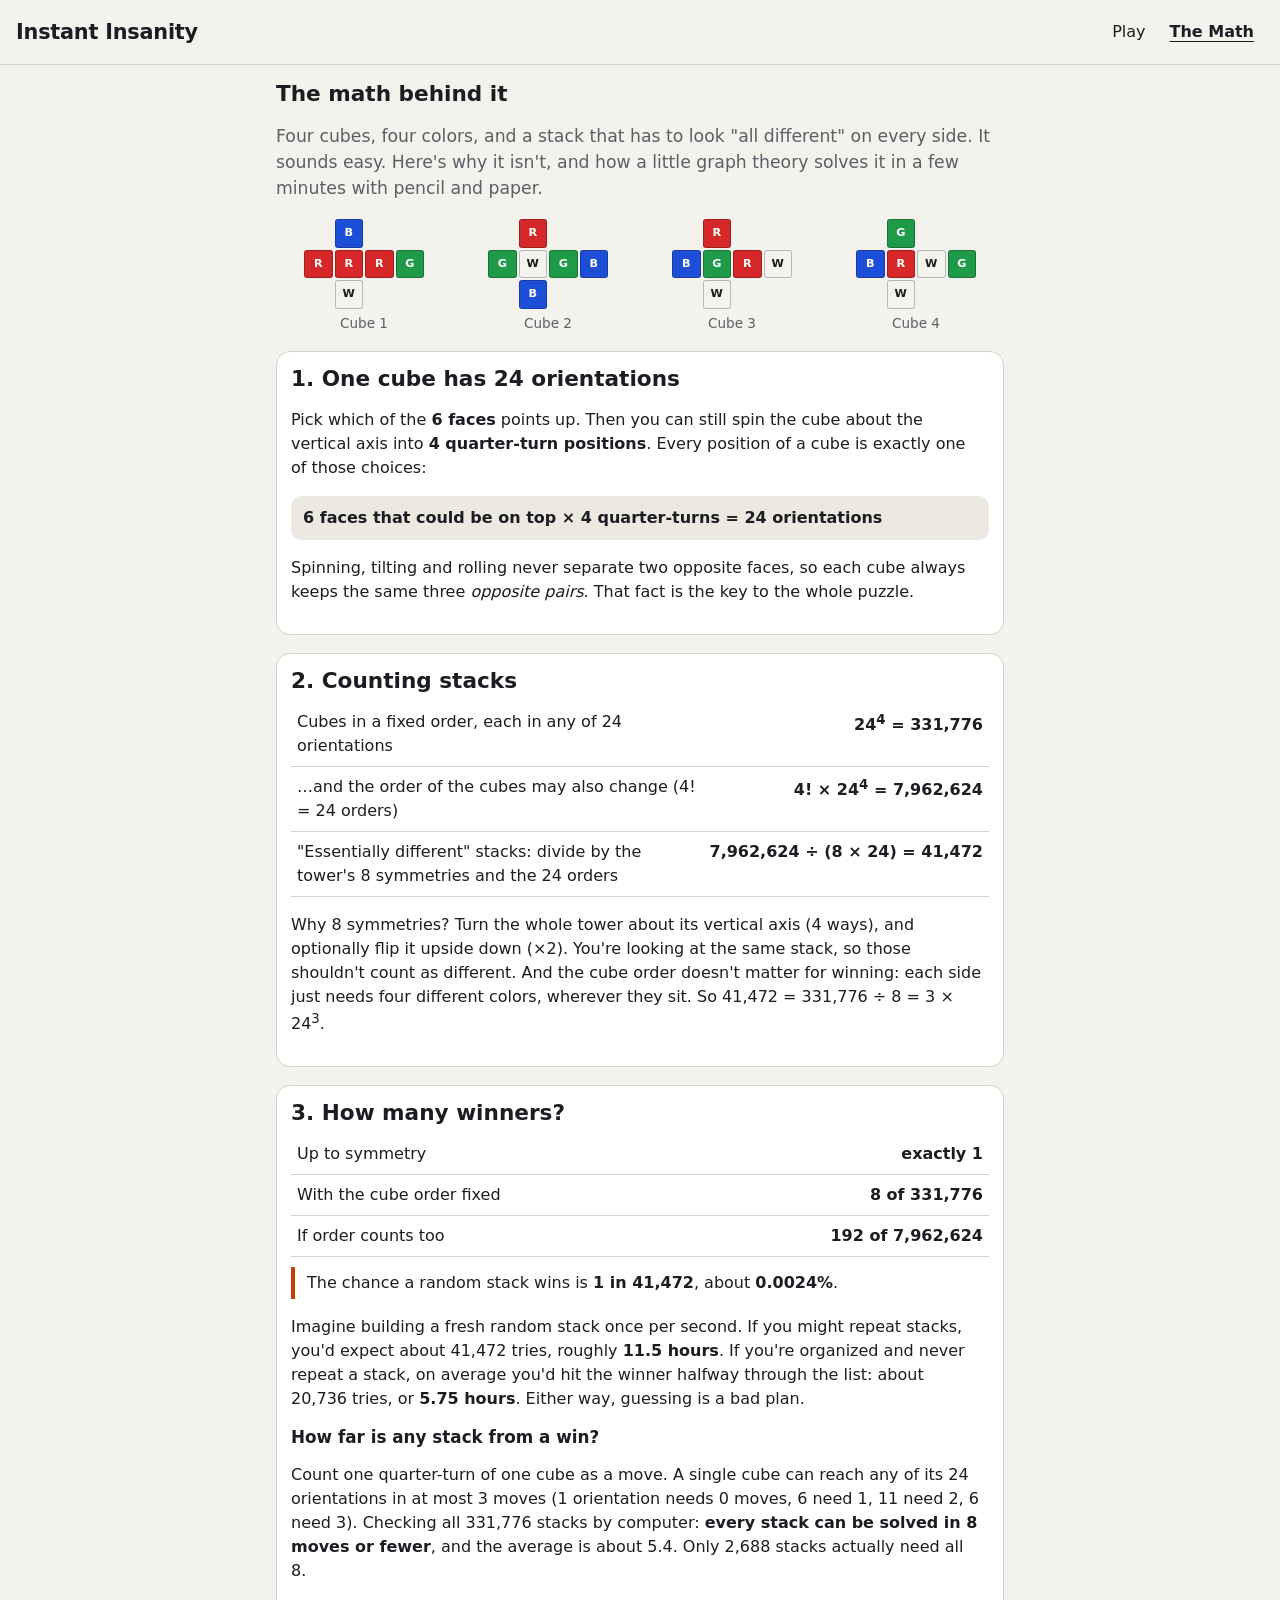
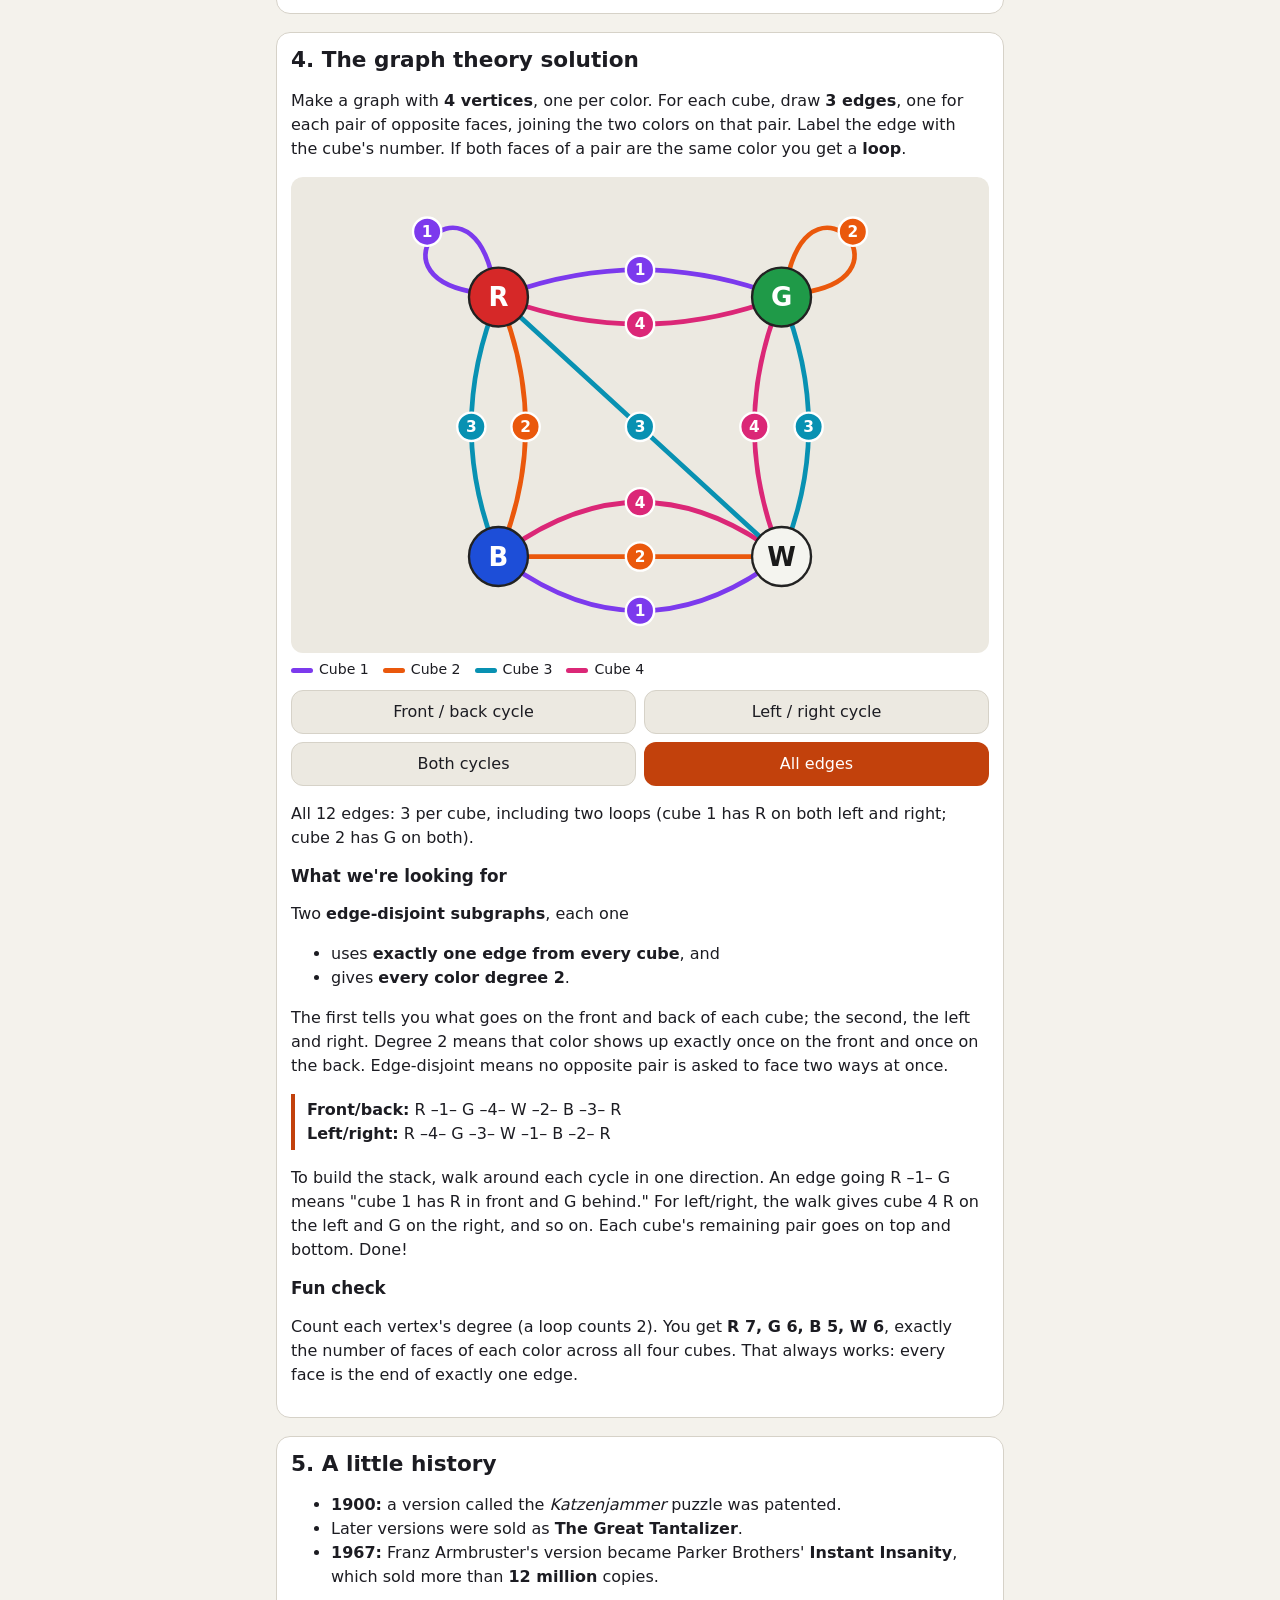
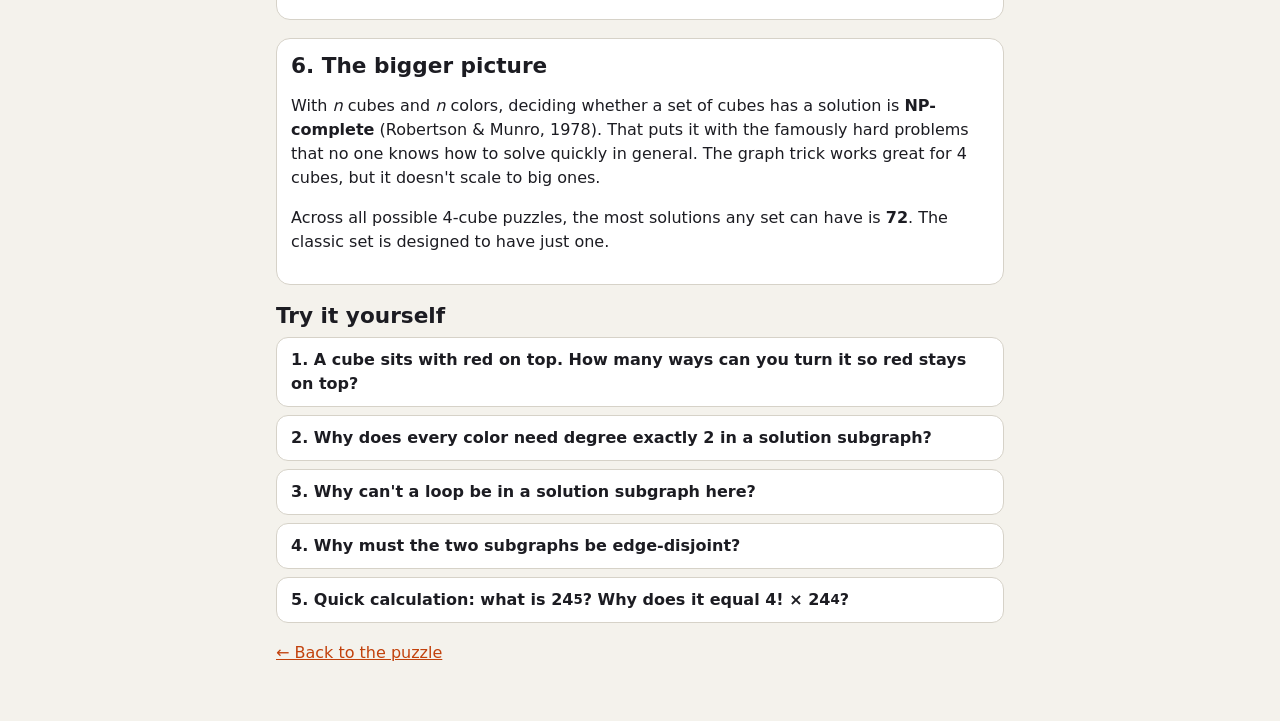
<file: math.html>
<!doctype html>
<html lang="en">
<head>
  <meta charset="utf-8">
  <meta name="viewport" content="width=device-width, initial-scale=1, viewport-fit=cover">
  <meta name="description" content="The counting and graph theory behind the Instant Insanity puzzle, for high-school students.">
  <meta name="theme-color" content="#14151b">
  <title>The Math Behind It</title>
  <link rel="stylesheet" href="style.css">
</head>
<body>
  <header class="topbar">
    <h1>Instant Insanity</h1>
    <nav aria-label="Pages">
      <a href="index.html">Play</a>
      <a href="math.html" aria-current="page">The Math</a>
    </nav>
  </header>

  <main class="article">
    <section>
      <h2>The math behind it</h2>
      <p class="lead">Four cubes, four colors, and a stack that has to look "all different" on every side.
        It sounds easy. Here's why it isn't, and how a little graph theory solves it in a few minutes with pencil and paper.</p>
      <div class="cube-strip" id="nets" aria-label="Flat nets of the four cubes"></div>
    </section>

    <section class="card">
      <h2>1. One cube has 24 orientations</h2>
      <p>Pick which of the <strong>6 faces</strong> points up. Then you can still spin the cube about the vertical axis
        into <strong>4 quarter-turn positions</strong>. Every position of a cube is exactly one of those choices:</p>
      <span class="eq">6 faces that could be on top × 4 quarter-turns = 24 orientations</span>
      <p>Spinning, tilting and rolling never separate two opposite faces, so each cube always keeps the same three
        <em>opposite pairs</em>. That fact is the key to the whole puzzle.</p>
    </section>

    <section class="card">
      <h2>2. Counting stacks</h2>
      <div class="table-wrap">
        <table class="num-table">
          <tbody>
            <tr><td>Cubes in a fixed order, each in any of 24 orientations</td><td class="n">24<sup>4</sup> = 331,776</td></tr>
            <tr><td>…and the order of the cubes may also change (4! = 24 orders)</td><td class="n">4! × 24<sup>4</sup> = 7,962,624</td></tr>
            <tr><td>"Essentially different" stacks: divide by the tower's 8 symmetries and the 24 orders</td><td class="n">7,962,624 ÷ (8 × 24) = 41,472</td></tr>
          </tbody>
        </table>
      </div>
      <p>Why 8 symmetries? Turn the whole tower about its vertical axis (4 ways), and optionally flip it upside down (×2).
        You're looking at the same stack, so those shouldn't count as different. And the cube order doesn't matter for
        winning: each side just needs four different colors, wherever they sit. So 41,472 = 331,776 ÷ 8 = 3 × 24<sup>3</sup>.</p>
    </section>

    <section class="card">
      <h2>3. How many winners?</h2>
      <div class="table-wrap">
        <table class="num-table">
          <tbody>
            <tr><td>Up to symmetry</td><td class="n">exactly 1</td></tr>
            <tr><td>With the cube order fixed</td><td class="n">8 of 331,776</td></tr>
            <tr><td>If order counts too</td><td class="n">192 of 7,962,624</td></tr>
          </tbody>
        </table>
      </div>
      <p class="fact">The chance a random stack wins is <strong>1 in 41,472</strong>, about <strong>0.0024%</strong>.</p>
      <p>Imagine building a fresh random stack once per second. If you might repeat stacks, you'd expect about
        41,472 tries, roughly <strong>11.5 hours</strong>. If you're organized and never repeat a stack, on average you'd hit
        the winner halfway through the list: about 20,736 tries, or <strong>5.75 hours</strong>. Either way, guessing is a bad plan.</p>
      <h3>How far is any stack from a win?</h3>
      <p>Count one quarter-turn of one cube as a move. A single cube can reach any of its 24 orientations in at most
        3 moves (1 orientation needs 0 moves, 6 need 1, 11 need 2, 6 need 3). Checking all 331,776 stacks by computer:
        <strong>every stack can be solved in 8 moves or fewer</strong>, and the average is about 5.4. Only 2,688 stacks
        actually need all 8.</p>
    </section>

    <section class="card">
      <h2>4. The graph theory solution</h2>
      <p>Make a graph with <strong>4 vertices</strong>, one per color. For each cube, draw <strong>3 edges</strong>, one for each
        pair of opposite faces, joining the two colors on that pair. Label the edge with the cube's number.
        If both faces of a pair are the same color you get a <strong>loop</strong>.</p>
      <div class="graph-wrap" id="graph-wrap">
        <svg id="graph" viewBox="0 0 420 390" role="img" aria-labelledby="graph-desc">
          <desc id="graph-desc">Graph with vertices R, G, W, B at the corners of a square. Twelve edges, three per cube, colored by cube number.</desc>
        </svg>
      </div>
      <ul class="legend" id="legend"></ul>
      <div class="graph-buttons" role="group" aria-label="Highlight solution cycles">
        <button type="button" data-show="fb" aria-pressed="false">Front / back cycle</button>
        <button type="button" data-show="lr" aria-pressed="false">Left / right cycle</button>
        <button type="button" data-show="both" aria-pressed="false">Both cycles</button>
        <button type="button" data-show="none" aria-pressed="true">All edges</button>
      </div>
      <p id="graph-caption" aria-live="polite"></p>

      <h3>What we're looking for</h3>
      <p>Two <strong>edge-disjoint subgraphs</strong>, each one</p>
      <ul>
        <li>uses <strong>exactly one edge from every cube</strong>, and</li>
        <li>gives <strong>every color degree 2</strong>.</li>
      </ul>
      <p>The first tells you what goes on the front and back of each cube; the second, the left and right.
        Degree 2 means that color shows up exactly once on the front and once on the back. Edge-disjoint means
        no opposite pair is asked to face two ways at once.</p>
      <p class="fact"><strong>Front/back:</strong> R –1– G –4– W –2– B –3– R<br>
        <strong>Left/right:</strong> R –4– G –3– W –1– B –2– R</p>
      <p>To build the stack, walk around each cycle in one direction. An edge going R –1– G means "cube 1 has R
        in front and G behind." For left/right, the walk gives cube 4 R on the left and G on the right, and so on.
        Each cube's remaining pair goes on top and bottom. Done!</p>

      <h3>Fun check</h3>
      <p>Count each vertex's degree (a loop counts 2). You get <strong>R 7, G 6, B 5, W 6</strong>, exactly the number of faces of
        each color across all four cubes. That always works: every face is the end of exactly one edge.</p>
    </section>

    <section class="card">
      <h2>5. A little history</h2>
      <ul>
        <li><strong>1900:</strong> a version called the <em>Katzenjammer</em> puzzle was patented.</li>
        <li>Later versions were sold as <strong>The Great Tantalizer</strong>.</li>
        <li><strong>1967:</strong> Franz Armbruster's version became Parker Brothers' <strong>Instant Insanity</strong>, which sold
          more than <strong>12 million</strong> copies.</li>
      </ul>
    </section>

    <section class="card">
      <h2>6. The bigger picture</h2>
      <p>With <em>n</em> cubes and <em>n</em> colors, deciding whether a set of cubes has a solution is
        <strong>NP-complete</strong> (Robertson &amp; Munro, 1978). That puts it with the famously hard problems that no one
        knows how to solve quickly in general. The graph trick works great for 4 cubes, but it doesn't scale to big ones.</p>
      <p>Across all possible 4-cube puzzles, the most solutions any set can have is <strong>72</strong>. The classic set
        is designed to have just one.</p>
    </section>

    <section class="quiz">
      <h2>Try it yourself</h2>
      <details>
        <summary>1. A cube sits with red on top. How many ways can you turn it so red stays on top?</summary>
        <p>4: the four quarter-turns about the vertical axis. Do that for each of the 6 faces and you get 6 × 4 = 24.</p>
      </details>
      <details>
        <summary>2. Why does every color need degree exactly 2 in a solution subgraph?</summary>
        <p>The front/back subgraph has one edge per cube, so it describes 4 front faces and 4 back faces. Each color must
          appear once on the front and once on the back: 2 edge-ends per color.</p>
      </details>
      <details>
        <summary>3. Why can't a loop be in a solution subgraph here?</summary>
        <p>A loop already gives its color degree 2, so the other three cubes would have to form a triangle on the other
          three colors. Cube 1's R–R loop would need edges G–B, B–W and W–G, but no cube has a G–B pair. Cube 2's G–G
          loop would need R–B, B–W and R–W from cubes 1, 3 and 4. Cube 1 can only give B–W, and then cube 4 can only give
          B–W too. Both are dead ends.</p>
      </details>
      <details>
        <summary>4. Why must the two subgraphs be edge-disjoint?</summary>
        <p>Each edge is one opposite pair of one cube. That pair can face front/back <em>or</em> left/right, but not both at once.</p>
      </details>
      <details>
        <summary>5. Quick calculation: what is 24<sup>5</sup>? Why does it equal 4! × 24<sup>4</sup>?</summary>
        <p>24<sup>5</sup> = 7,962,624. It matches because 4! = 24, so 4! × 24<sup>4</sup> = 24 × 24<sup>4</sup>.</p>
      </details>
    </section>

    <p><a href="index.html">← Back to the puzzle</a></p>
  </main>

  <script>
  (function () {
    'use strict';
    var HEX = { R: '#d62828', G: '#1f9a48', B: '#1d4ed8', W: '#f4f4ef' };
    var CUBE_COLORS = ['#7c3aed', '#ea580c', '#0891b2', '#db2777'];
    // Faces: top, bottom, left, right, front, back
    var CUBES = [
      ['B', 'W', 'R', 'R', 'R', 'G'],
      ['R', 'B', 'G', 'G', 'W', 'B'],
      ['R', 'W', 'B', 'R', 'G', 'W'],
      ['G', 'W', 'B', 'W', 'R', 'G']
    ];

    // Flat nets
    var nets = document.getElementById('nets');
    CUBES.forEach(function (f, i) {
      var layout = [null, 0, null, null, 2, 4, 3, 5, null, 1, null, null];
      var fig = document.createElement('figure');
      fig.style.margin = '0';
      var net = document.createElement('div');
      net.className = 'net';
      layout.forEach(function (k) {
        var s = document.createElement('span');
        if (k == null) s.className = 'blank';
        else { s.className = 'c-' + f[k]; s.textContent = f[k]; }
        net.appendChild(s);
      });
      fig.appendChild(net);
      var cap = document.createElement('figcaption');
      cap.textContent = 'Cube ' + (i + 1);
      fig.appendChild(cap);
      fig.setAttribute('aria-label', 'Cube ' + (i + 1) + ': top ' + f[0] + ', bottom ' + f[1] + ', left ' + f[2] +
        ', right ' + f[3] + ', front ' + f[4] + ', back ' + f[5]);
      nets.appendChild(fig);
    });

    // Graph: one edge per opposite pair. sol = which solution cycle uses it.
    var P = { R: [90, 95], G: [330, 95], W: [330, 315], B: [90, 315] };
    var EDGES = [];
    var SOL = { '1:GR': 'fb', '4:GW': 'fb', '2:BW': 'fb', '3:BR': 'fb',
                '4:GR': 'lr', '3:GW': 'lr', '1:BW': 'lr', '2:BR': 'lr' };
    CUBES.forEach(function (f, i) {
      [[0, 1], [2, 3], [4, 5]].forEach(function (pr) {
        var a = f[pr[0]], b = f[pr[1]];
        var key = (i + 1) + ':' + [a, b].sort().join('');
        EDGES.push({ cube: i + 1, a: a, b: b, sol: SOL[key] || null });
      });
    });

    var svg = document.getElementById('graph');
    var NS = 'http://www.w3.org/2000/svg';
    function el(name, attrs, parent) {
      var e = document.createElementNS(NS, name);
      for (var k in attrs) e.setAttribute(k, attrs[k]);
      (parent || svg).appendChild(e);
      return e;
    }
    var ORDER = 'RGWB';
    var groups = {};
    EDGES.forEach(function (e) {
      if (e.a === e.b) return;
      var k = [e.a, e.b].sort(function (x, y) { return ORDER.indexOf(x) - ORDER.indexOf(y); }).join('');
      (groups[k] = groups[k] || []).push(e);
    });
    var edgeLayer = el('g', {});
    function label(x, y, e, g) {
      el('circle', { cx: x, cy: y, r: 12, fill: CUBE_COLORS[e.cube - 1], stroke: '#fff', 'stroke-width': 2 }, g);
      var t = el('text', { x: x, y: y + 4.5, 'text-anchor': 'middle', 'class': 'svg-label' }, g);
      t.textContent = e.cube;
    }
    function groupFor(e) {
      return el('g', { 'class': 'edge-group' + (e.sol ? ' ' + e.sol : '') }, edgeLayer);
    }
    Object.keys(groups).forEach(function (k) {
      var list = groups[k], A = P[k[0]], Bp = P[k[1]];
      var mx = (A[0] + Bp[0]) / 2, my = (A[1] + Bp[1]) / 2;
      var dx = Bp[0] - A[0], dy = Bp[1] - A[1], len = Math.hypot(dx, dy);
      var nx = -dy / len, ny = dx / len;
      list.forEach(function (e, i) {
        var off = (i - (list.length - 1) / 2) * 46;
        var g = groupFor(e);
        el('path', { d: 'M' + A[0] + ',' + A[1] + ' Q' + (mx + nx * off * 2) + ',' + (my + ny * off * 2) + ' ' + Bp[0] + ',' + Bp[1],
          stroke: CUBE_COLORS[e.cube - 1], 'class': 'svg-edge' }, g);
        label(mx + nx * off, my + ny * off, e, g);
      });
    });
    // Loops point away from the center of the picture.
    EDGES.filter(function (e) { return e.a === e.b; }).forEach(function (e) {
      var v = P[e.a], cx = 210, cy = 205;
      var ang = Math.atan2(v[1] - cy, v[0] - cx), spread = 0.55;
      function at(a, r) { return [v[0] + Math.cos(a) * r, v[1] + Math.sin(a) * r]; }
      var s = at(ang + spread, 24), t = at(ang - spread, 24), c1 = at(ang + spread, 110), c2 = at(ang - spread, 110);
      var g = groupFor(e);
      el('path', { d: 'M' + s + ' C' + c1 + ' ' + c2 + ' ' + t, stroke: CUBE_COLORS[e.cube - 1], 'class': 'svg-edge' }, g);
      var L = at(ang, 82);
      label(L[0], L[1], e, g);
    });
    Object.keys(P).forEach(function (c) {
      el('circle', { cx: P[c][0], cy: P[c][1], r: 25, fill: HEX[c], stroke: '#222', 'stroke-width': 2 });
      var t = el('text', { x: P[c][0], y: P[c][1] + 8, 'text-anchor': 'middle', 'class': 'svg-vertex-text',
        fill: c === 'W' ? '#1a1a1a' : '#fff' });
      t.textContent = c;
    });

    var legend = document.getElementById('legend');
    CUBE_COLORS.forEach(function (col, i) {
      var li = document.createElement('li');
      li.innerHTML = '<i style="background:' + col + '"></i>Cube ' + (i + 1);
      legend.appendChild(li);
    });

    var wrap = document.getElementById('graph-wrap');
    var caption = document.getElementById('graph-caption');
    var CAPTIONS = {
      none: 'All 12 edges: 3 per cube, including two loops (cube 1 has R on both left and right; cube 2 has G on both).',
      fb: 'Front/back: R–1–G–4–W–2–B–3–R. One edge per cube, every color has degree 2.',
      lr: 'Left/right (dashed): R–4–G–3–W–1–B–2–R. It shares no edge with the front/back cycle.',
      both: 'Both cycles together use 8 of the 12 edges, two per cube. Each cube\'s leftover edge is its top/bottom pair.'
    };
    function show(mode) {
      wrap.classList.toggle('dim', mode !== 'none');
      Array.prototype.forEach.call(edgeLayer.children, function (g) {
        var on = mode === 'both' ? (g.classList.contains('fb') || g.classList.contains('lr')) : g.classList.contains(mode);
        g.classList.toggle('on', on);
      });
      document.querySelectorAll('[data-show]').forEach(function (b) {
        b.setAttribute('aria-pressed', String(b.dataset.show === mode));
      });
      caption.textContent = CAPTIONS[mode];
    }
    document.querySelectorAll('[data-show]').forEach(function (b) {
      b.addEventListener('click', function () { show(b.dataset.show); });
    });
    show('none');
  })();
  </script>
</body>
</html>
</file>
<file: style.css>
:root {
  --bg: #f4f2ec;
  --surface: #ffffff;
  --surface-2: #ece9e1;
  --text: #1c1c22;
  --muted: #5e5d66;
  --line: #d6d2c8;
  --accent: #c2410c;
  --accent-text: #ffffff;
  --focus: #2563eb;
  --ok: #15803d;
  --bad: #dc2626;
  --sel: #f5b400;
  --c-R: #d62828;
  --c-G: #1f9a48;
  --c-B: #1d4ed8;
  --c-W: #f4f4ef;
  --scene-bg: radial-gradient(ellipse at 50% 35%, #ffffff 0%, #e6e2d8 75%);
  --radius: 14px;
  color-scheme: light;
}
@media (prefers-color-scheme: dark) {
  :root:not([data-theme="light"]) {
    --bg: #111217;
    --surface: #1b1c23;
    --surface-2: #262833;
    --text: #ecebf2;
    --muted: #a3a2ad;
    --line: #34363f;
    --accent: #f97316;
    --accent-text: #1a0d02;
    --focus: #60a5fa;
    --ok: #4ade80;
    --bad: #f87171;
    --scene-bg: radial-gradient(ellipse at 50% 35%, #2a2c38 0%, #121318 75%);
    color-scheme: dark;
  }
}
:root[data-theme="dark"] {
  --bg: #111217;
  --surface: #1b1c23;
  --surface-2: #262833;
  --text: #ecebf2;
  --muted: #a3a2ad;
  --line: #34363f;
  --accent: #f97316;
  --accent-text: #1a0d02;
  --focus: #60a5fa;
  --ok: #4ade80;
  --bad: #f87171;
  --scene-bg: radial-gradient(ellipse at 50% 35%, #2a2c38 0%, #121318 75%);
  color-scheme: dark;
}

*, *::before, *::after { box-sizing: border-box; }
html { -webkit-text-size-adjust: 100%; }
body {
  margin: 0;
  background: var(--bg);
  color: var(--text);
  font: 16px/1.5 system-ui, -apple-system, "Segoe UI", Roboto, sans-serif;
  overflow-x: hidden;
  padding: env(safe-area-inset-top) env(safe-area-inset-right) env(safe-area-inset-bottom) env(safe-area-inset-left);
}
h1, h2, h3 { line-height: 1.2; margin: 0; }
a { color: var(--accent); }
:focus-visible { outline: 3px solid var(--focus); outline-offset: 2px; }
.sr-only {
  position: absolute; width: 1px; height: 1px; padding: 0; margin: -1px;
  overflow: hidden; clip: rect(0 0 0 0); white-space: nowrap; border: 0;
}
.skip { position: absolute; left: -999px; top: 8px; z-index: 10; background: var(--surface); padding: 8px 12px; }
.skip:focus { left: 16px; }

/* ---------- buttons ---------- */
button {
  font: inherit;
  min-height: 44px;
  min-width: 44px;
  border-radius: 12px;
  border: 1px solid var(--line);
  background: var(--surface-2);
  color: var(--text);
  padding: 8px 12px;
  cursor: pointer;
  touch-action: manipulation;
  -webkit-tap-highlight-color: transparent;
}
button:active:not(:disabled) { transform: scale(0.97); }
button:disabled { opacity: 0.4; cursor: not-allowed; }
button.primary { background: var(--accent); color: var(--accent-text); border-color: transparent; font-weight: 650; }
button.ghost { background: transparent; }
button.link { background: none; border: none; color: var(--accent); text-decoration: underline; padding: 0 4px; }

/* ---------- top bar ---------- */
.topbar {
  display: flex; flex-wrap: wrap; align-items: center; justify-content: space-between; gap: 8px;
  padding: 10px 16px;
  border-bottom: 1px solid var(--line);
}
.topbar h1 { font-size: 1.3rem; letter-spacing: -0.01em; }
.topbar nav { display: flex; align-items: center; gap: 4px; flex-wrap: wrap; }
.topbar nav a {
  display: inline-flex; align-items: center; min-height: 44px; padding: 0 10px;
  color: var(--text); text-decoration: none; border-radius: 10px;
}
.topbar nav a[aria-current="page"] { font-weight: 700; text-decoration: underline; text-underline-offset: 4px; }

/* ---------- layout ---------- */
.game {
  display: grid; gap: 12px; padding: 12px 16px 16px;
  max-width: 1200px; margin: 0 auto;
  grid-template-columns: minmax(0, 1fr);
}
.card { background: var(--surface); border: 1px solid var(--line); border-radius: var(--radius); padding: 14px; }
.card h2 { font-size: 1.05rem; }
.sub { color: var(--muted); font-size: 0.88rem; margin: 4px 0 10px; }

.stats {
  display: grid; grid-template-columns: repeat(5, minmax(0, 1fr)); gap: 6px;
  text-align: center;
}
.stats > div { background: var(--surface); border: 1px solid var(--line); border-radius: 10px; padding: 6px 2px; min-width: 0; }
.stats .k { display: block; font-size: 0.7rem; text-transform: uppercase; letter-spacing: 0.06em; color: var(--muted); }
.stats .v { display: block; font-size: 1.2rem; font-weight: 700; font-variant-numeric: tabular-nums; }
.stats .best { grid-column: 1 / -1; display: flex; justify-content: center; align-items: baseline; gap: 8px; }
.stats .best .v { font-size: 0.95rem; }

.viewer { position: relative; }
#scene {
  position: relative;
  height: min(58vh, 520px); min-height: 320px;
  border-radius: var(--radius);
  background: var(--scene-bg);
  border: 1px solid var(--line);
  overflow: hidden;
}
#scene canvas { display: block; width: 100%; height: 100%; touch-action: none; cursor: grab; }
#scene .fallback { display: none; padding: 24px; color: var(--muted); }
#scene.no3d { height: auto; min-height: 0; }
#scene.no3d .fallback { display: block; }
.tip { text-align: center; color: var(--muted); font-size: 0.8rem; margin: 6px 0 0; }
.solved {
  position: absolute; left: 12px; right: 12px; bottom: 44px; margin: 0;
  background: var(--ok); color: #fff; font-weight: 700; text-align: center;
  padding: 8px 12px; border-radius: 10px;
}

/* ---------- four sides ---------- */
.sides-table { width: 100%; border-collapse: separate; border-spacing: 6px; table-layout: fixed; }
.sides-table th { font-size: 0.85rem; font-weight: 650; }
.sides-table thead th:first-child, .sides-table tbody th { width: 2.2rem; color: var(--muted); }
.sides-table thead th.ok { color: var(--ok); }
.sides-table thead th.bad { color: var(--bad); }
.sides-table .mark { margin-left: 4px; }
.sides-table tr.is-selected th { color: var(--text); }
.sides-table tr.is-selected th::before { content: "▸"; color: var(--sel); }
.sides-table td { padding: 0; text-align: center; }
.sq {
  display: flex; align-items: center; justify-content: center;
  aspect-ratio: 1; max-height: 64px; margin: 0 auto; width: 100%; max-width: 64px;
  border-radius: 9px; border: 2px solid rgba(0, 0, 0, 0.25);
  font-weight: 800; font-size: 1.1rem; color: transparent;
}
.letters .sq { color: #fff; }
.letters .sq.c-W { color: #1a1a1a; }
.c-R { background: var(--c-R); }
.c-G { background: var(--c-G); }
.c-B { background: var(--c-B); }
.c-W { background: var(--c-W); }
.sq.dup { border-color: var(--bad); box-shadow: 0 0 0 3px var(--bad); position: relative; }
.sq.dup::after {
  content: "!"; position: absolute; top: -8px; right: -8px;
  width: 18px; height: 18px; border-radius: 50%;
  background: var(--bad); color: #fff; font-size: 12px; line-height: 18px;
}

/* ---------- controls ---------- */
.chips { display: grid; grid-template-columns: repeat(4, minmax(0, 1fr)); gap: 6px; }
.chip[aria-pressed="true"] { background: var(--sel); color: #1a1400; border-color: var(--sel); font-weight: 700; }
.selected { text-align: center; color: var(--muted); font-size: 0.88rem; margin: 8px 0; }
.moves { display: grid; grid-template-columns: repeat(2, minmax(0, 1fr)); gap: 8px; }
.moves button {
  min-height: 60px; display: flex; align-items: center; justify-content: center; gap: 8px;
  font-weight: 600; font-size: 0.95rem; line-height: 1.15;
}
.moves .ico { font-size: 1.5rem; line-height: 1; }
.moves button.pulse { animation: pulse 0.9s ease-out 3; }
@keyframes pulse {
  0% { box-shadow: 0 0 0 0 var(--sel); }
  100% { box-shadow: 0 0 0 12px transparent; }
}
.swaps { display: grid; grid-template-columns: 1fr 1fr; gap: 8px; margin-top: 8px; }
.actions { display: grid; grid-template-columns: repeat(2, minmax(0, 1fr)); gap: 8px; margin-top: 12px; }
.solve { width: 100%; margin-top: 8px; }
.solution { margin-top: 12px; padding: 12px; border-radius: 12px; background: var(--surface-2); }
.solution h3 { font-size: 1rem; }
.steps { margin: 4px 0 10px; padding-left: 28px; }
.steps li { padding: 4px 6px; border-radius: 6px; }
.steps li.current { background: var(--sel); color: #1a1400; font-weight: 700; }
.steps li.done { color: var(--muted); text-decoration: line-through; }
.solution-actions { display: grid; grid-template-columns: 1fr 1fr; gap: 8px; }
.hint { min-height: 1.5em; margin: 8px 0 0; font-weight: 600; text-align: center; }
.hint:empty { min-height: 0; margin: 0; }
.toggle { display: flex; align-items: center; gap: 10px; margin-top: 10px; min-height: 44px; cursor: pointer; }
.toggle input { width: 24px; height: 24px; accent-color: var(--accent); }

.foot { max-width: 1200px; margin: 0 auto; padding: 0 16px 24px; color: var(--muted); font-size: 0.85rem; text-align: center; }

/* ---------- dialogs ---------- */
dialog {
  border: 1px solid var(--line); border-radius: 18px; padding: 20px;
  background: var(--surface); color: var(--text);
  width: min(92vw, 560px); max-height: 92vh; overflow: auto; text-align: center;
}
dialog::backdrop { background: rgba(0, 0, 0, 0.55); }
dialog h2 { font-size: 1.4rem; margin-bottom: 8px; }
dialog .row { display: flex; gap: 8px; justify-content: center; flex-wrap: wrap; margin-top: 14px; }
dialog .big { font-size: 1.3rem; margin: 6px 0; }
.intro { padding: 32px 24px 24px; cursor: pointer; }
.intro::backdrop { background: rgba(0, 0, 0, 0.8); }
.intro-cubes { display: flex; justify-content: center; gap: 8px; margin-bottom: 18px; }
.intro-cubes span {
  width: 34px; height: 34px; border-radius: 8px; border: 3px solid #16171c;
  animation: intro-bob 1.6s ease-in-out infinite;
}
.intro-cubes span:nth-child(2) { animation-delay: 0.15s; }
.intro-cubes span:nth-child(3) { animation-delay: 0.3s; }
.intro-cubes span:nth-child(4) { animation-delay: 0.45s; }
@keyframes intro-bob { 50% { transform: translateY(-8px) rotate(8deg); } }
.intro-kicker { margin: 0; color: var(--muted); text-transform: uppercase; letter-spacing: 0.12em; font-size: 0.8rem; font-weight: 650; }
dialog.intro h2 { font-size: clamp(1.8rem, 7vw, 2.4rem); margin: 6px 0 8px; }
.intro-sub { font-size: 1.1rem; margin: 0 0 22px; }
.intro button { min-width: 200px; min-height: 52px; font-size: 1.1rem; }
.intro-tip { margin: 12px 0 0; color: var(--muted); font-size: 0.85rem; }
.record { color: var(--ok); font-weight: 700; min-height: 1.5em; }
#win-dialog { position: fixed; overflow: hidden; }
#confetti { position: absolute; inset: 0; pointer-events: none; overflow: hidden; }
#confetti span {
  position: absolute; top: -12px; width: 9px; height: 14px; border-radius: 2px;
  animation-name: fall; animation-timing-function: linear; animation-fill-mode: forwards;
}
@keyframes fall { to { transform: translateY(110vh) rotate(720deg); } }
.qr { display: flex; justify-content: center; padding: 14px; background: #fff; border-radius: 12px; }
.qr img, .qr canvas { max-width: 100%; height: auto; }
.url { word-break: break-all; font-size: 0.85rem; color: var(--muted); }
.tests { text-align: left; padding-left: 18px; }
.tests .pass { color: var(--ok); }
.tests .fail { color: var(--bad); font-weight: 700; }

@media (prefers-reduced-motion: reduce) {
  #confetti { display: none; }
  .moves button.pulse { animation: none; outline: 3px solid var(--sel); }
}

/* ---------- wider screens ---------- */
@media (min-width: 900px) {
  .game {
    grid-template-columns: minmax(0, 1.25fr) minmax(0, 1fr);
    grid-template-areas: "stats stats" "viewer sides" "viewer controls";
    align-items: start;
  }
  .stats { grid-area: stats; grid-template-columns: repeat(5, minmax(0, 1fr)) minmax(0, 2fr); }
  .stats .best { grid-column: auto; flex-direction: column; align-items: center; gap: 0; }
  .viewer { grid-area: viewer; position: sticky; top: 12px; }
  #scene { height: min(78vh, 720px); }
  .sides { grid-area: sides; }
  .controls { grid-area: controls; }
  .moves { grid-template-columns: repeat(3, minmax(0, 1fr)); }
  .actions { grid-template-columns: repeat(4, minmax(0, 1fr)); }
}

/* ================= math page ================= */
.article { max-width: 760px; margin: 0 auto; padding: 16px 16px 40px; }
.article section { margin: 0 0 18px; }
.article h2 { font-size: 1.35rem; margin-bottom: 8px; }
.article h3 { font-size: 1.05rem; margin: 14px 0 6px; }
.article p, .article li { max-width: 68ch; }
.lead { font-size: 1.08rem; color: var(--muted); }
.eq {
  display: block; overflow-x: auto; background: var(--surface-2); border-radius: 10px;
  padding: 10px 12px; margin: 8px 0; font-variant-numeric: tabular-nums; font-weight: 600;
}
.fact { border-left: 4px solid var(--accent); padding: 4px 0 4px 12px; margin: 10px 0; }
.num-table { width: 100%; border-collapse: collapse; font-variant-numeric: tabular-nums; }
.num-table th, .num-table td { border-bottom: 1px solid var(--line); padding: 8px 6px; text-align: left; vertical-align: top; }
.num-table td.n { text-align: right; white-space: nowrap; font-weight: 650; }
.table-wrap { overflow-x: auto; }
@media (max-width: 560px) {
  .num-table tr { display: block; border-bottom: 1px solid var(--line); padding: 6px 0; }
  .num-table td { display: block; border: none; padding: 2px 0; }
  .num-table td.n { text-align: left; white-space: normal; }
}
.graph-wrap { background: var(--surface-2); border-radius: 12px; padding: 8px; }
.graph-wrap svg { display: block; width: 100%; height: auto; max-height: 460px; }
.graph-buttons { display: grid; grid-template-columns: repeat(2, minmax(0, 1fr)); gap: 8px; margin: 10px 0; }
.graph-buttons button[aria-pressed="true"] { background: var(--accent); color: var(--accent-text); border-color: transparent; }
.legend { display: flex; flex-wrap: wrap; gap: 6px 14px; font-size: 0.88rem; margin: 6px 0; padding: 0; list-style: none; }
.legend i { display: inline-block; width: 22px; height: 5px; border-radius: 3px; vertical-align: middle; margin-right: 6px; }
.svg-vertex-text { font: 700 22px system-ui, sans-serif; }
.svg-edge { fill: none; stroke-width: 4; stroke-linecap: round; transition: opacity 0.25s, stroke-width 0.25s; }
.svg-label { font: 700 13px system-ui, sans-serif; fill: #fff; }
.graph-wrap.dim .edge-group { opacity: 0.12; }
.graph-wrap.dim .edge-group.on { opacity: 1; }
.graph-wrap.dim .edge-group.on .svg-edge { stroke-width: 7; }
.edge-group.on.fb .svg-edge { stroke-dasharray: none; }
.edge-group.on.lr .svg-edge { stroke-dasharray: 10 6; }
.quiz details {
  background: var(--surface); border: 1px solid var(--line); border-radius: 12px;
  padding: 0 14px; margin: 8px 0;
}
.quiz summary { cursor: pointer; font-weight: 650; min-height: 44px; display: flex; align-items: center; padding: 10px 0; }
.quiz details p { margin-top: 0; }
.cube-strip { display: grid; grid-template-columns: repeat(4, minmax(0, 1fr)); gap: 8px; }
.net { display: grid; grid-template-columns: repeat(4, 1fr); gap: 2px; max-width: 120px; margin: 0 auto 4px; }
.net span {
  aspect-ratio: 1; border-radius: 3px; display: flex; align-items: center; justify-content: center;
  font-size: 0.7rem; font-weight: 800; color: #fff; border: 1px solid rgba(0,0,0,0.25);
}
.net span.c-W { color: #1a1a1a; }
.net span.blank { background: transparent; border: none; }
.cube-strip figcaption { text-align: center; font-size: 0.85rem; color: var(--muted); }
</file>
